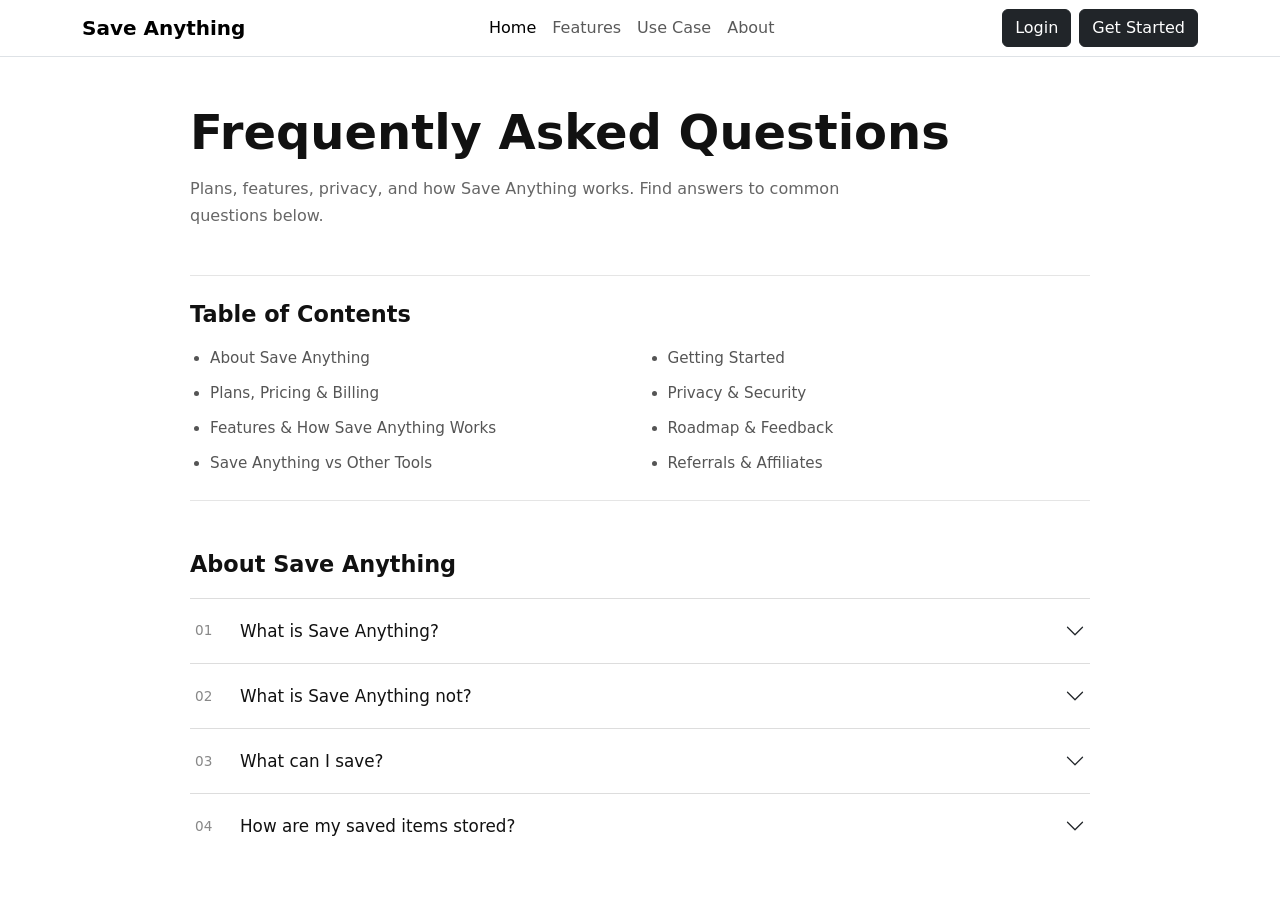
<file: faq.html>
<!DOCTYPE html>
<html lang="en">

<head>
    <meta charset="UTF-8">
    <meta name="viewport" content="width=device-width, initial-scale=1.0">
    <title>Privacy Policy | Save Anything</title>
    <link href="https://cdn.jsdelivr.net/npm/bootstrap@5.3.3/dist/css/bootstrap.min.css" rel="stylesheet">
    <link rel="stylesheet" href="https://cdn.jsdelivr.net/npm/bootstrap-icons@1.11.3/font/bootstrap-icons.min.css">
    <link rel="stylesheet" href="./CSS/Style.css">
    <style>
        .faq-main {
            margin-top: 50px;
        }
        /* =========================
   FAQ SECTION
========================= */

        .faq-section {
            width: 100%;
            background: #fff;
        }

        .faq-main {
            width: 100%;
            max-width: 900px;
            margin: 0 auto;
        }

        .faq-cont {
            width: 100%;
        }

        /* Heading */

        .faq-title {
            font-size: clamp(2rem, 4vw, 3rem);
            font-weight: 700;
            line-height: 1.15;
            margin-bottom: 15px;
            color: #111;
        }

        .faq-intro {
            max-width: 700px;
            font-size: 1rem;
            line-height: 1.7;
            color: #666;
            margin-bottom: 45px;
        }

        /* Table of contents */

        .faq-toc {
            padding: 25px 0;
            margin-bottom: 50px;
            border-top: 1px solid #e5e5e5;
            border-bottom: 1px solid #e5e5e5;
        }

        .faq-toc h3,
        .faq-category-title {
            font-size: 1.4rem;
            font-weight: 600;
            color: #111;
            margin-bottom: 20px;
        }

        .content {
            margin: 0;
            padding-left: 20px;
            display: grid;
            grid-template-columns: repeat(2, 1fr);
            gap: 12px 35px;
        }

        .content li {
            color: #555;
            font-size: 0.95rem;
            line-height: 1.5;
            cursor: pointer;
            transition: color 0.2s ease;
        }

        .content li:hover {
            color: #111;
        }

        /* Accordion */

        .faq-category {
            width: 100%;
        }

        .accordion {
            border-top: 1px solid #ddd;
        }

        .accordion-item {
            background: transparent;
            border: 0;
            border-bottom: 1px solid #ddd;
        }

        .accordion-button {
            background: transparent;
            box-shadow: none !important;
            padding: 22px 5px;
            font-size: 1.05rem;
            font-weight: 500;
            color: #111;
            display: flex;
            align-items: center;
            gap: 15px;
        }

        .accordion-button:not(.collapsed) {
            background: transparent;
            color: #111;
        }

        .accordion-button::after {
            margin-left: auto;
        }

        .accordion-button:hover {
            color: #555;
        }

        .faq-number {
            min-width: 30px;
            font-size: 0.85rem;
            color: #888;
            font-weight: 500;
        }

        .accordion-body {
            padding: 0 45px 25px 50px;
            color: #666;
            font-size: 0.95rem;
            line-height: 1.8;
            max-width: 800px;
        }


        /* =========================
   TABLET
========================= */

        @media (max-width: 768px) {
            .faq-section {
                padding-top: 40px !important;
                padding-bottom: 40px !important;
            }

            .faq-main {
                max-width: 100%;
            }

            .faq-intro {
                margin-bottom: 35px;
            }

            .faq-toc {
                margin-bottom: 40px;
            }

            .content {
                grid-template-columns: 1fr;
                gap: 10px;
            }

            .accordion-button {
                padding: 20px 0;
                font-size: 1rem;
            }

            .accordion-body {
                padding: 0 30px 22px 45px;
                font-size: 0.94rem;
            }
        }


        /* =========================
   MOBILE
========================= */

        @media (max-width: 576px) {

            .faq-section {
                padding-top: 30px !important;
                padding-bottom: 30px !important;
            }

            .faq-title {
                font-size: 2rem;
            }

            .faq-intro {
                font-size: 0.93rem;
                line-height: 1.6;
                margin-bottom: 30px;
            }

            .faq-toc {
                padding: 20px 0;
                margin-bottom: 35px;
            }

            .faq-toc h3,
            .faq-category-title {
                font-size: 1.2rem;
            }

            .content {
                padding-left: 18px;
                gap: 9px;
            }

            .content li {
                font-size: 0.9rem;
            }

            .accordion-button {
                padding: 18px 0;
                font-size: 0.95rem;
                gap: 10px;
            }

            .faq-number {
                min-width: 25px;
                font-size: 0.78rem;
            }

            .accordion-body {
                padding: 0 10px 20px 35px;
                font-size: 0.9rem;
                line-height: 1.7;
            }
        }
    </style>
</head>

<body>
    <!-- NAVBAR -->
    <nav class="navbar navbar-expand-lg bg-white border-bottom sticky-top">
        <div class="container">
            <a class="navbar-brand" href="#home">Save Anything</a>

            <button class="navbar-toggler" type="button" data-bs-toggle="collapse" data-bs-target="#mainNavbar"
                aria-controls="mainNavbar" aria-expanded="false" aria-label="Toggle navigation">
                <span class="navbar-toggler-icon"></span>
            </button>

            <div class="collapse navbar-collapse " id="mainNavbar">
                <ul class="navbar-nav mx-auto mb-2 mb-lg-0 ">
                    <li class="nav-item">
                        <a class="nav-link active" href="./index.html">Home</a>
                    </li>
                    <li class="nav-item">
                        <a class="nav-link" href="#features">Features</a>
                    </li>
                    <li class="nav-item">
                        <a class="nav-link" href="./usecase.html">Use Case</a>
                    </li>
                    <li class="nav-item">
                        <a class="nav-link" href="#about">About</a>
                    </li>
                </ul>
                <div class="d-flex gap-2">
                    <button type="button" class="btn btn-dark" data-bs-toggle="modal" data-bs-target="#authModal"
                        data-auth="login">
                        Login
                    </button>
                    <!-- Get Started Button -->
                    <button type="button" class="btn btn-dark" data-bs-toggle="modal" data-bs-target="#authModal"
                        data-auth="signup">
                        Get Started
                    </button>
                </div>
            </div>
        </div>
    </nav>
    <!-- Login popup -->
    <div class="modal fade" id="authModal" tabindex="-1" aria-labelledby="authModalLabel" aria-hidden="true">
        <div class="modal-dialog modal-dialog-centered">
            <div class="modal-content auth-modal">
                <div class="modal-header border-0 pb-0">
                    <button type="button" class="btn-close" data-bs-dismiss="modal" aria-label="Close"></button>
                </div>
                <div class="modal-body px-4 px-md-5 pb-4">
                    <!-- Brand -->
                    <div class="text-center mb-4">
                        <div class="auth-logo">
                            S
                        </div>
                        <h2 class="auth-title mt-3" id="authModalLabel">
                            Login
                        </h2>
                        <p class="auth-subtitle" id="authSubtitle">
                            Login to access your saved content.
                        </p>
                    </div>
                    <!-- ================= LOGIN FORM ================= -->
                    <form id="loginForm">
                        <!-- Email -->
                        <div class="mb-3">
                            <label for="loginEmail" class="form-label">
                                Email
                            </label>
                            <input type="email" class="form-control auth-input" id="loginEmail"
                                placeholder="Enter your email" required>
                        </div>
                        <!-- Password -->
                        <div class="mb-3">
                            <label for="loginPassword" class="form-label">
                                Password
                            </label>
                            <input type="password" class="form-control auth-input" id="loginPassword"
                                placeholder="Enter your password" required>
                        </div>
                        <!-- Remember / Forgot -->
                        <div class="d-flex justify-content-between align-items-center mb-4">
                            <div class="form-check">
                                <input class="form-check-input" type="checkbox" id="rememberLogin">
                                <label class="form-check-label small text-muted" for="rememberLogin">
                                    Remember me
                                </label>
                            </div>
                            <a href="#" class="small text-decoration-none">
                                Forgot password?
                            </a>
                        </div>
                        <!-- Login -->
                        <button type="submit" class="btn btn-primary w-100 auth-button">
                            Login
                        </button>

                    </form>


                    <!-- ================= SIGNUP FORM ================= -->

                    <form id="signupForm" class="d-none">

                        <!-- Name -->

                        <div class="mb-3">

                            <label for="signupName" class="form-label">
                                Name
                            </label>

                            <input type="text" class="form-control auth-input" id="signupName"
                                placeholder="Enter your name" required>

                        </div>


                        <!-- Email -->

                        <div class="mb-3">

                            <label for="signupEmail" class="form-label">
                                Email
                            </label>

                            <input type="email" class="form-control auth-input" id="signupEmail"
                                placeholder="Enter your email" required>

                        </div>


                        <!-- Password -->

                        <div class="mb-3">

                            <label for="signupPassword" class="form-label">
                                Password
                            </label>

                            <input type="password" class="form-control auth-input" id="signupPassword"
                                placeholder="Create a password" required>

                        </div>


                        <!-- Confirm Password -->

                        <div class="mb-4">
                            <label for="confirmPassword" class="form-label">
                                Confirm Password
                            </label>
                            <input type="password" class="form-control auth-input" id="confirmPassword"
                                placeholder="Confirm your password" required>
                        </div>
                        <!-- Signup -->
                        <button type="submit" class="btn btn-primary w-100 auth-button">
                            Create Account
                        </button>
                    </form>
                    <!-- ================= SWITCH ================= -->
                    <div class="text-center mt-4">
                        <span class="small text-muted" id="authSwitchText">
                            Don't have an account?
                        </span>
                        <button type="button" class="btn btn-link btn-sm text-decoration-none" id="authSwitchButton">
                            Create an account
                        </button>
                    </div>
                </div>
            </div>
        </div>

    </div>

    <section class="faq-section py-5">
        <div class="container">
            <div class="faq-main">

                <!-- FAQ Header -->
                <div class="faq-cont">

                    <h2 class="faq-title">Frequently Asked Questions</h2>

                    <p class="faq-intro">
                        Plans, features, privacy, and how Save Anything works.
                        Find answers to common questions below.
                    </p>

                    <!-- Table of Contents -->
                    <div class="faq-toc">
                        <h3>Table of Contents</h3>

                        <ul class="content">
                            <li>About Save Anything</li>
                            <li>Getting Started</li>
                            <li>Plans, Pricing & Billing</li>
                            <li>Privacy & Security</li>
                            <li>Features & How Save Anything Works</li>
                            <li>Roadmap & Feedback</li>
                            <li>Save Anything vs Other Tools</li>
                            <li>Referrals & Affiliates</li>
                        </ul>
                    </div>

                    <!-- About -->
                    <div class="faq-category">

                        <h3 class="faq-category-title">About Save Anything</h3>

                        <div class="accordion accordion-flush" id="faqAccordion">

                            <!-- Question 1 -->
                            <div class="accordion-item">

                                <h2 class="accordion-header" id="faq-heading-one">
                                    <button class="accordion-button collapsed" type="button" data-bs-toggle="collapse"
                                        data-bs-target="#faq-collapse-one" aria-expanded="false"
                                        aria-controls="faq-collapse-one">

                                        <span class="faq-number">01</span>

                                        <span>What is Save Anything?</span>

                                    </button>
                                </h2>

                                <div id="faq-collapse-one" class="accordion-collapse collapse"
                                    aria-labelledby="faq-heading-one" data-bs-parent="#faqAccordion">

                                    <div class="accordion-body">
                                        Save Anything is a personal content-saving app that lets you
                                        save useful information in one place. You can save text,
                                        website links, screenshots or images, and Instagram Reel URLs.
                                        Your saved items can be organized using categories, tags,
                                        favorites, search, and filters.
                                    </div>

                                </div>
                            </div>

                            <!-- Question 2 -->
                            <div class="accordion-item">

                                <h2 class="accordion-header" id="faq-heading-two">
                                    <button class="accordion-button collapsed" type="button" data-bs-toggle="collapse"
                                        data-bs-target="#faq-collapse-two" aria-expanded="false"
                                        aria-controls="faq-collapse-two">

                                        <span class="faq-number">02</span>

                                        <span>What is Save Anything not?</span>

                                    </button>
                                </h2>

                                <div id="faq-collapse-two" class="accordion-collapse collapse"
                                    aria-labelledby="faq-heading-two" data-bs-parent="#faqAccordion">

                                    <div class="accordion-body">
                                        Save Anything is not a social media platform or a video
                                        downloading service. Instagram Reel URLs are saved as links;
                                        the Reel video itself is not downloaded or stored.
                                    </div>

                                </div>
                            </div>

                            <!-- Question 3 -->
                            <div class="accordion-item">

                                <h2 class="accordion-header" id="faq-heading-three">
                                    <button class="accordion-button collapsed" type="button" data-bs-toggle="collapse"
                                        data-bs-target="#faq-collapse-three" aria-expanded="false"
                                        aria-controls="faq-collapse-three">

                                        <span class="faq-number">03</span>

                                        <span>What can I save?</span>

                                    </button>
                                </h2>

                                <div id="faq-collapse-three" class="accordion-collapse collapse"
                                    aria-labelledby="faq-heading-three" data-bs-parent="#faqAccordion">

                                    <div class="accordion-body">
                                        You can save four types of content in the MVP:
                                        text, website links, images or screenshots, and Instagram
                                        Reel URLs. Each saved item can have a title, category,
                                        tags, favorite status, and creation date.
                                    </div>

                                </div>
                            </div>

                            <!-- Question 4 -->
                            <div class="accordion-item">

                                <h2 class="accordion-header" id="faq-heading-four">
                                    <button class="accordion-button collapsed" type="button" data-bs-toggle="collapse"
                                        data-bs-target="#faq-collapse-four" aria-expanded="false"
                                        aria-controls="faq-collapse-four">

                                        <span class="faq-number">04</span>

                                        <span>How are my saved items stored?</span>

                                    </button>
                                </h2>

                                <div id="faq-collapse-four" class="accordion-collapse collapse"
                                    aria-labelledby="faq-heading-four" data-bs-parent="#faqAccordion">

                                    <div class="accordion-body">
                                        Your account uses Firebase Authentication. Saved item
                                        information is stored in Cloud Firestore, while uploaded
                                        images are stored in Firebase Storage. Each user's saved
                                        items are associated with their Firebase user ID.
                                    </div>

                                </div>
                            </div>

                        </div>
                    </div>

                </div>
            </div>
        </div>
    </section>




    <script src="https://cdn.jsdelivr.net/npm/bootstrap@5.3.3/dist/js/bootstrap.bundle.min.js"></script>
    <script src="./JS/loginpage.js"></script>

</body>

</html>
</file>
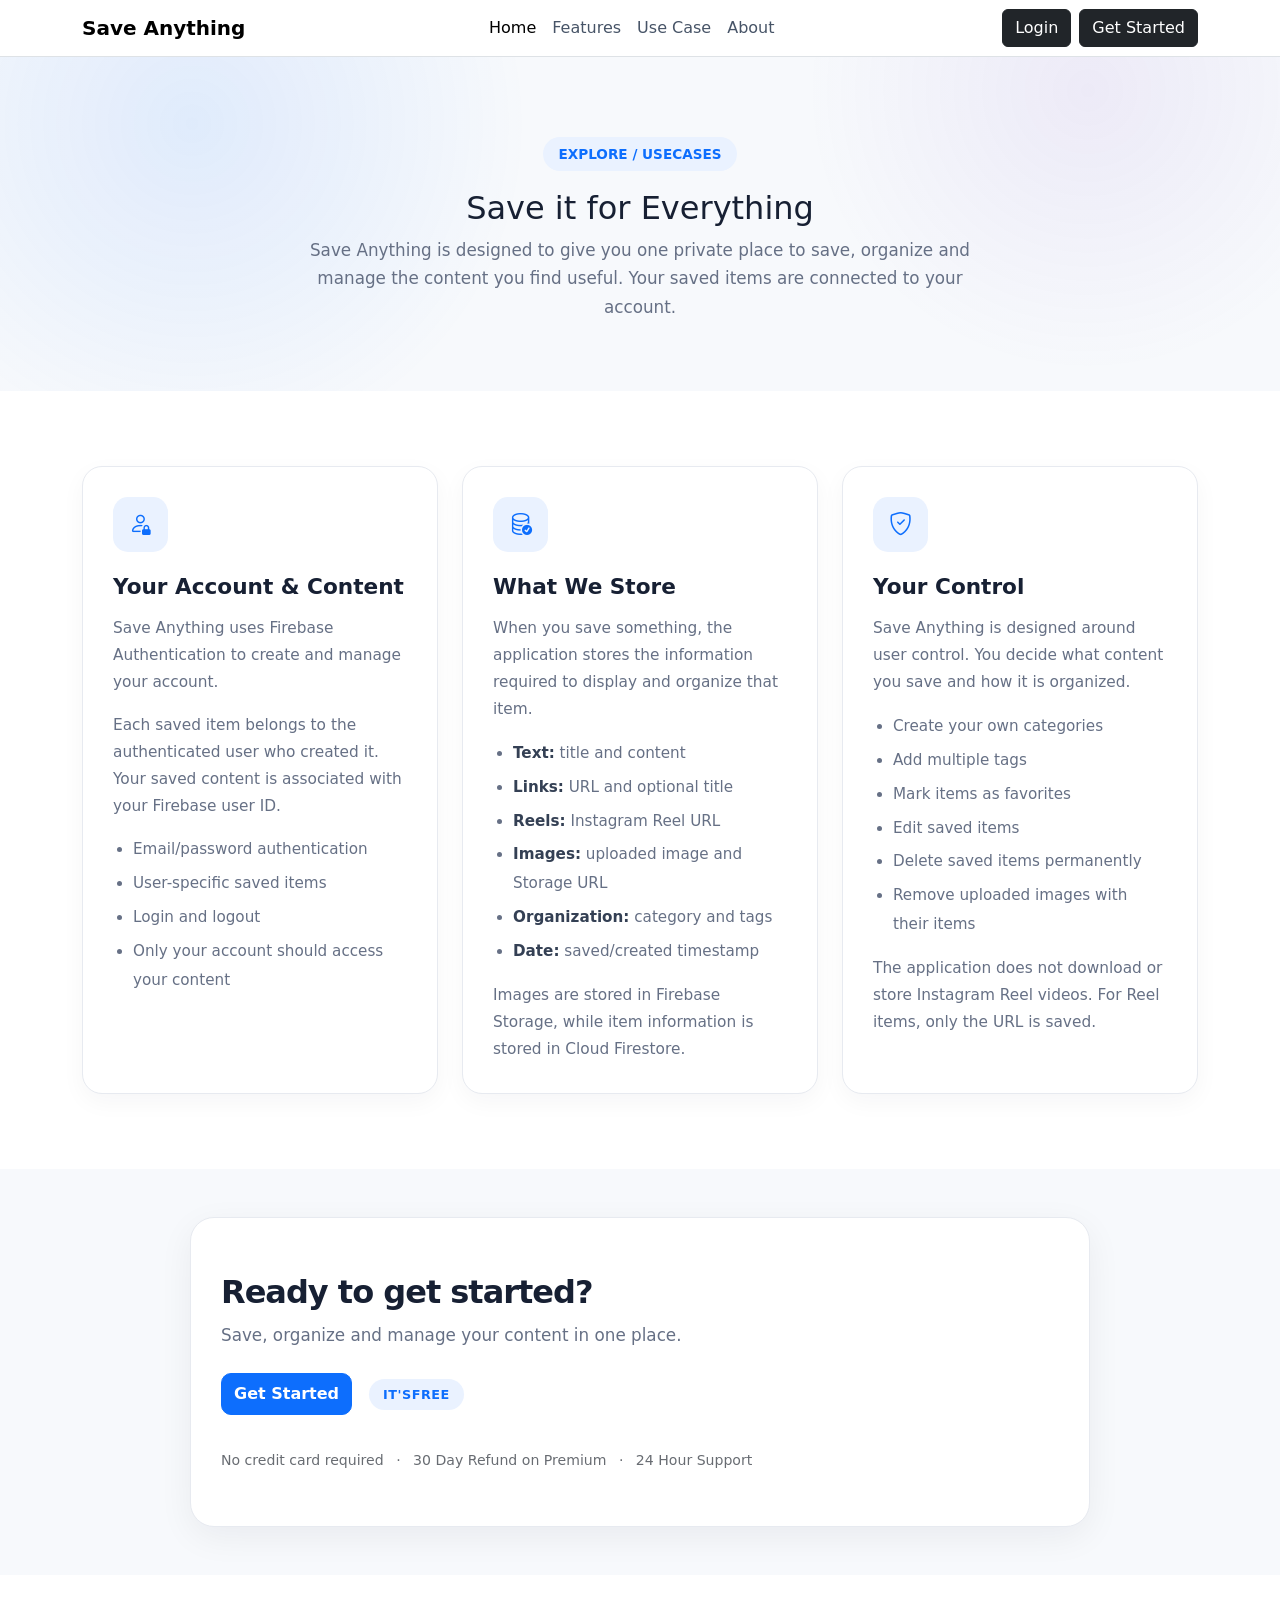
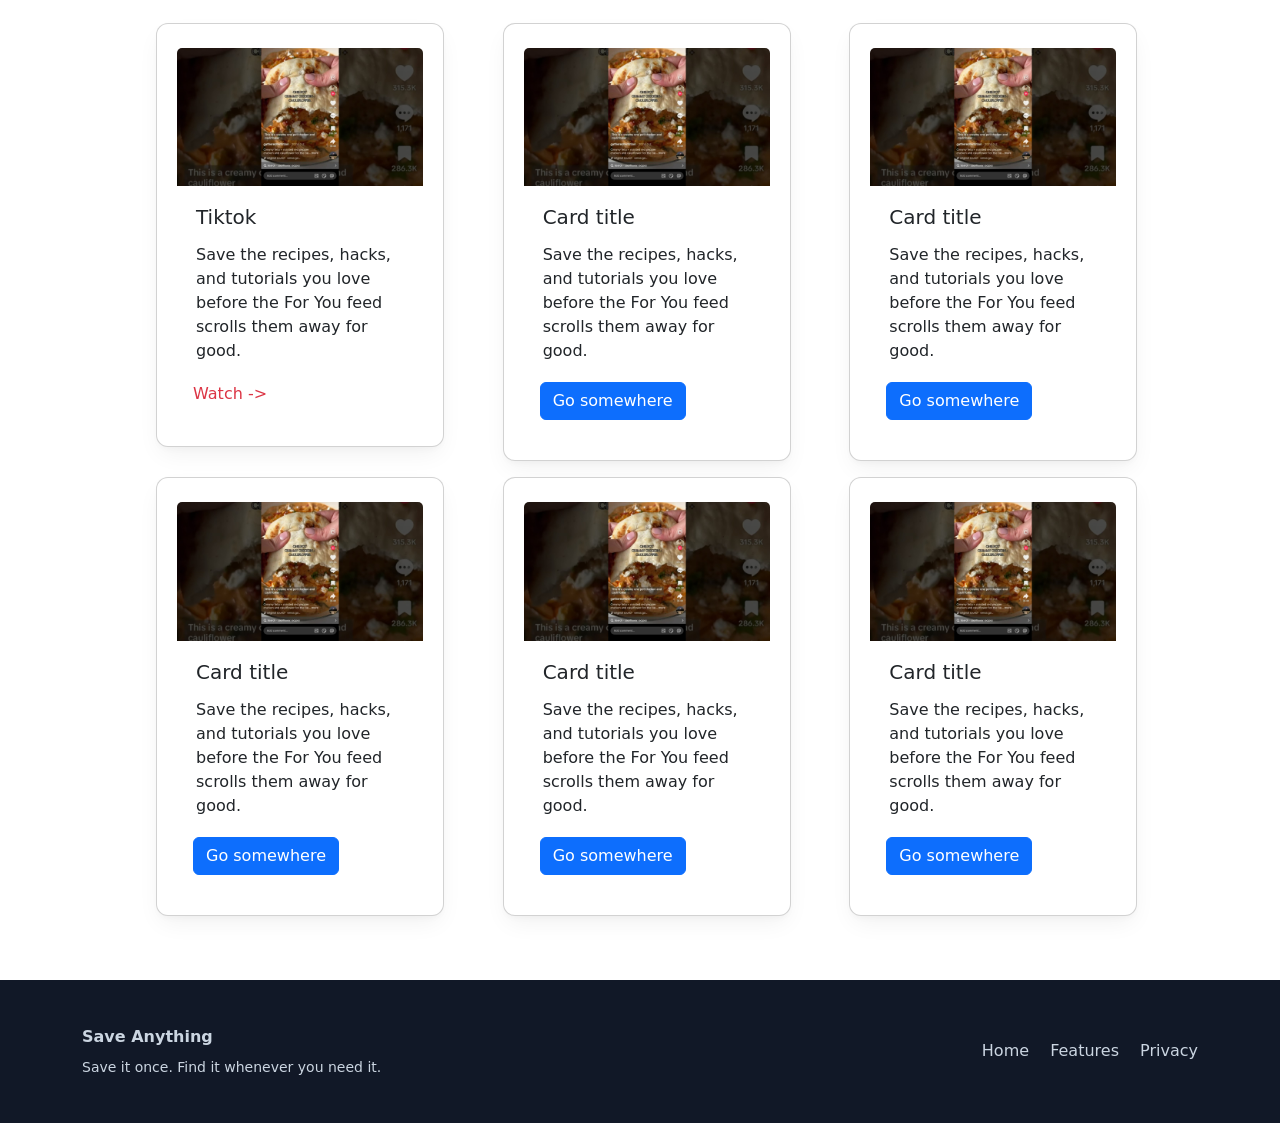
<file: usecase.html>
<!DOCTYPE html>
<html lang="en">

<head>
    <meta charset="UTF-8">
    <meta name="viewport" content="width=device-width, initial-scale=1.0">
    <title>Privacy Policy | Save Anything</title>
    <link href="https://cdn.jsdelivr.net/npm/bootstrap@5.3.3/dist/css/bootstrap.min.css" rel="stylesheet">
    <link rel="stylesheet" href="https://cdn.jsdelivr.net/npm/bootstrap-icons@1.11.3/font/bootstrap-icons.min.css">
    <link rel="stylesheet" href="./CSS/Style.css">
    <style>
        body {
            color: #172033;
            background: #ffffff;
        }

        /* ================= NAVBAR ================= */
        .navbar {
            background: #ffffff;
            border-bottom: 1px solid #e9ecef;
        }

        .brand {
            display: flex;
            align-items: center;
            gap: 10px;

            color: #172033;
            text-decoration: none;

            font-weight: 700;
            font-size: 1.1rem;
        }

        .brand-icon {
            width: 38px;
            height: 38px;

            display: flex;
            align-items: center;
            justify-content: center;

            background: #0d6efd;
            color: #ffffff;

            border-radius: 11px;

            font-weight: 700;
        }

        .nav-link {
            color: #475467;
            font-weight: 500;
        }

        .nav-link:hover {
            color: #0d6efd;
        }

        /* ================= HERO ================= */
        .privacy-hero {
            padding: 80px 0 70px;

            background:
                radial-gradient(circle at 15% 20%,
                    rgba(13, 110, 253, 0.10),
                    transparent 30%),
                radial-gradient(circle at 85% 10%,
                    rgba(111, 66, 193, 0.08),
                    transparent 25%),
                #f7f9fc;
        }

        .privacy-badge {
            display: inline-block;

            padding: 7px 15px;

            border-radius: 50px;

            background: #eaf2ff;
            color: #0d6efd;

            font-size: 0.85rem;
            font-weight: 600;

            margin-bottom: 18px;
        }

        .privacy-hero h1 {
            font-size: clamp(2.4rem, 5vw, 4rem);

            font-weight: 750;

            letter-spacing: -1.5px;

            margin-bottom: 18px;
        }

        .privacy-hero p {
            max-width: 680px;

            margin: auto;

            color: #667085;

            font-size: 1.05rem;
            line-height: 1.7;
        }


        /* ================= PRIVACY CONTENT ================= */

        .privacy-content {
            padding: 75px 0;
        }

        .privacy-card {
            height: 100%;

            padding: 30px;

            background: #ffffff;

            border: 1px solid #e7eaf0;

            border-radius: 20px;

            box-shadow: 0 8px 25px rgba(16, 24, 40, 0.04);

            transition: 0.25s ease;
        }

        .privacy-card:hover {
            transform: translateY(-5px);

            box-shadow:
                0 15px 35px rgba(16, 24, 40, 0.08);

            border-color: #d7e5ff;
        }

        .privacy-icon {
            width: 55px;
            height: 55px;

            display: flex;
            align-items: center;
            justify-content: center;

            border-radius: 15px;

            background: #eaf2ff;
            color: #0d6efd;

            font-size: 1.45rem;

            margin-bottom: 22px;
        }

        .privacy-card h2 {
            font-size: 1.35rem;

            font-weight: 700;

            margin-bottom: 15px;
        }

        .privacy-card p {
            color: #667085;

            font-size: 0.96rem;

            line-height: 1.75;
        }

        .privacy-card ul {
            padding-left: 20px;

            color: #667085;

            line-height: 1.9;

            font-size: 0.95rem;
        }

        .privacy-card li {
            margin-bottom: 5px;
        }

        .privacy-card strong {
            color: #344054;
        }


        /* ================= BOTTOM NOTE ================= */

        .privacy-note {
            max-width: 850px;

            margin: 55px auto 0;

            padding: 22px 25px;

            background: #f7f9fc;

            border: 1px solid #e7eaf0;

            border-radius: 16px;

            text-align: center;

            color: #667085;

            font-size: 0.92rem;

            line-height: 1.7;
        }

        .card-text {
            text-align: start;
            padding: 3px;
        }

        .card-title {
            text-align: start;
            padding: 3px;
        }

        .card-body,
        a {
            text-align: start;
            text-decoration: none;
        }


        /* ================= FOOTER ================= */

        .footer {
            background: #111827;

            color: #cbd5e1;

            padding: 45px 0;
        }

        .footer-brand {
            color: #ffffff;

            text-decoration: none;

            font-weight: 700;
        }

        .footer a {
            color: #cbd5e1;

            text-decoration: none;
        }

        .footer a:hover {
            color: #ffffff;
        }

        .cta-section {
            background: #f7f9fc;
        }

        .cta-box {
            max-width: 900px;
            margin: 0 auto;

            padding: 55px 30px;

            background: #ffffff;

            border: 1px solid #e7eaf0;
            border-radius: 24px;

            box-shadow: 0 10px 35px rgba(16, 24, 40, 0.06);
        }

        .cta-badge {
            display: inline-block;
            padding: 6px 14px;
            margin-left: 12px;
            border-radius: 50px;
            background: #eaf2ff;
            color: #0d6efd;
            font-size: 0.8rem;
            font-weight: 700;
            letter-spacing: 0.5px;
        }

        .cta-box h2 {
            margin-bottom: 12px;

            color: #172033;

            font-size: clamp(2rem, 4vw, 3rem);
            font-weight: 750;

            letter-spacing: -1px;
        }

        .cta-box p {
            margin-bottom: 25px;

            color: #667085;

            font-size: 1.05rem;
        }

        .cta-box .btn {
            border-radius: 10px;
            font-weight: 600;
        }

        .cta-details {
            color: #686c72;
            font-size: 0.88rem;
        }

        .cta-details span {
            margin: 0 8px;
        }

        @media (max-width: 576px) {

            .cta-box {
                padding: 40px 20px;
            }

            .cta-details span {
                display: none;
            }

            .cta-details {
                line-height: 1.8;
            }

        }

        /* ================= MOBILE ================= */

        @media (max-width: 767px) {

            .privacy-hero {
                padding: 60px 0 50px;
            }

            .privacy-content {
                padding: 50px 0;
            }

            .privacy-card {
                padding: 25px;
            }

        }

        .card-text {
            text-align: start;
            padding: 3px;
        }

        .card-title {
            text-align: start;
            padding: 3px;
        }
    </style>
</head>

<body>

    <!-- NAVBAR -->


    <nav class="navbar navbar-expand-lg bg-white border-bottom sticky-top">
        <div class="container">
            <a class="navbar-brand" href="#home">Save Anything</a>

            <button class="navbar-toggler" type="button" data-bs-toggle="collapse" data-bs-target="#mainNavbar"
                aria-controls="mainNavbar" aria-expanded="false" aria-label="Toggle navigation">
                <span class="navbar-toggler-icon"></span>
            </button>

            <div class="collapse navbar-collapse " id="mainNavbar">
                <ul class="navbar-nav mx-auto mb-2 mb-lg-0 ">
                    <li class="nav-item">
                        <a class="nav-link active" href="./index.html">Home</a>
                    </li>
                    <li class="nav-item">
                        <a class="nav-link" href="#features">Features</a>
                    </li>
                    <li class="nav-item">
                        <a class="nav-link" href="./usecase.html">Use Case</a>
                    </li>
                    <li class="nav-item">
                        <a class="nav-link" href="./faq.html">About</a>
                    </li>
                </ul>
                <div class="d-flex gap-2">
                    <button type="button" class="btn btn-dark" data-bs-toggle="modal" data-bs-target="#authModal"
                        data-auth="login">
                        Login
                    </button>

                    <!-- Get Started Button -->
                    <button type="button" class="btn btn-dark" data-bs-toggle="modal" data-bs-target="#authModal"
                        data-auth="signup">
                        Get Started
                    </button>
                </div>
            </div>
    </nav>
    <!-- ==================================================
       HERO
  ================================================== -->

    <section class="privacy-hero">

        <div class="container text-center">

            <span class="privacy-badge">
                EXPLORE / USECASES
            </span>


            <h2>
                Save it for Everything
            </h2>


            <p>
                Save Anything is designed to give you one private place
                to save, organize and manage the content you find useful.
                Your saved items are connected to your account.
            </p>

        </div>

    </section>



    <!-- ==================================================
       PRIVACY CONTENT
  ================================================== -->

    <section class="privacy-content">

        <div class="container">

            <div class="row g-4">


                <!-- ==================================================
             CONTAINER 1
        ================================================== -->

                <div class="col-lg-4">

                    <div class="privacy-card">

                        <div class="privacy-icon">

                            <i class="bi bi-person-lock"></i>

                        </div>


                        <h2>
                            Your Account & Content
                        </h2>


                        <p>
                            Save Anything uses Firebase Authentication to
                            create and manage your account.
                        </p>


                        <p>
                            Each saved item belongs to the authenticated
                            user who created it. Your saved content is
                            associated with your Firebase user ID.
                        </p>


                        <ul>

                            <li>
                                Email/password authentication
                            </li>

                            <li>
                                User-specific saved items
                            </li>

                            <li>
                                Login and logout
                            </li>

                            <li>
                                Only your account should access your content
                            </li>

                        </ul>

                    </div>

                </div>



                <!-- ==================================================
             CONTAINER 2
        ================================================== -->

                <div class="col-lg-4">

                    <div class="privacy-card">

                        <div class="privacy-icon">

                            <i class="bi bi-database-check"></i>

                        </div>


                        <h2>
                            What We Store
                        </h2>


                        <p>
                            When you save something, the application stores
                            the information required to display and organize
                            that item.
                        </p>


                        <ul>

                            <li>
                                <strong>Text:</strong>
                                title and content
                            </li>

                            <li>
                                <strong>Links:</strong>
                                URL and optional title
                            </li>

                            <li>
                                <strong>Reels:</strong>
                                Instagram Reel URL
                            </li>

                            <li>
                                <strong>Images:</strong>
                                uploaded image and Storage URL
                            </li>

                            <li>
                                <strong>Organization:</strong>
                                category and tags
                            </li>

                            <li>
                                <strong>Date:</strong>
                                saved/created timestamp
                            </li>

                        </ul>


                        <p class="mb-0">

                            Images are stored in Firebase Storage,
                            while item information is stored in
                            Cloud Firestore.

                        </p>

                    </div>

                </div>



                <!-- ==================================================
             CONTAINER 3
        ================================================== -->

                <div class="col-lg-4">

                    <div class="privacy-card">

                        <div class="privacy-icon">

                            <i class="bi bi-shield-check"></i>

                        </div>


                        <h2>
                            Your Control
                        </h2>


                        <p>
                            Save Anything is designed around user control.
                            You decide what content you save and how it is
                            organized.
                        </p>


                        <ul>

                            <li>
                                Create your own categories
                            </li>

                            <li>
                                Add multiple tags
                            </li>

                            <li>
                                Mark items as favorites
                            </li>

                            <li>
                                Edit saved items
                            </li>

                            <li>
                                Delete saved items permanently
                            </li>

                            <li>
                                Remove uploaded images with their items
                            </li>

                        </ul>


                        <p class="mb-0">
                            The application does not download or store
                            Instagram Reel videos. For Reel items, only
                            the URL is saved.
                        </p>

                    </div>

                </div>

            </div>
        </div>
    </section>
    <section class="cta-section py-5">

        <div class="container">

            <div class="cta-box">

                <h2 class="fs-2 fw-semibold">
                    Ready to get started?
                </h2>

                <p>
                    Save, organize and manage your content in one place.
                </p>

                <button type="button" class="btn btn-primary py-2" data-bs-toggle="modal" data-bs-target="#authModal"
                    data-auth="signup">
                    Get Started
                </button>
                <span class="cta-badge mb-4">IT'SFREE</span>

                <div class="cta-details mt-3">
                    No credit card required
                    <span>·</span>
                    30 Day Refund on Premium
                    <span>·</span>
                    24 Hour Support
                </div>

            </div>

        </div>

    </section>
    <section class="mx-5 px-5 box-sizing-border">
        <div class="container text-center my-5 rounded">
            <div class="ms-5">
                <div class="row" style="box-sizing:border-box;">
                    <div class="col-sm-12 col-md-4 col-lg-4 col-12 mb-3">
                        <div class="card" style="width: 18rem;">
                            <img src="./assest/maxresdefault.jpg" class="card-img-top" alt="...">
                            <div class="card-body">
                                <h5 class="card-title">Tiktok</h5>
                                <p class="card-text">Save the recipes, hacks, and tutorials you love before the For You
                                    feed scrolls them away for good.</p>
                                <a href="#" class="text-danger">Watch -></a>
                            </div>
                        </div>
                    </div>
                    <div class="col-sm-12 col-md-4 col-lg-4 col-12 mb-3">
                        <div class="card" style="width: 18rem;">
                            <img src="./assest/maxresdefault.jpg" class="card-img-top" alt="...">
                            <div class="card-body">
                                <h5 class="card-title">Card title</h5>
                                <p class="card-text">Save the recipes, hacks, and tutorials you love before the For You
                                    feed scrolls them away for good.</p>
                                <a href="#" class="btn btn-primary">Go somewhere</a>
                            </div>
                        </div>
                    </div>
                    <div class="col-sm-12 col-md-4 col-lg-4 col-12 mb-3">
                        <div class="card" style="width: 18rem;">
                            <img src="./assest/maxresdefault.jpg" class="card-img-top" alt="...">
                            <div class="card-body">
                                <h5 class="card-title">Card title</h5>
                                <p class="card-text">Save the recipes, hacks, and tutorials you love before the For You
                                    feed scrolls them away for good.</p>
                                <a href="#" class="btn btn-primary">Go somewhere</a>
                            </div>
                        </div>
                    </div>
                    <div class="col-sm-12 col-md-4 col-lg-4 col-12 mb-3">
                        <div class="card" style="width: 18rem;">
                            <img src="./assest/maxresdefault.jpg" class="card-img-top" alt="...">
                            <div class="card-body">
                                <h5 class="card-title">Card title</h5>
                                <p class="card-text">Save the recipes, hacks, and tutorials you love before the For You
                                    feed scrolls them away for good.</p>
                                <a href="#" class="btn btn-primary">Go somewhere</a>
                            </div>
                        </div>
                    </div>
                    <div class="col-sm-12 col-md-4 col-lg-4 col-12 mb-3">
                        <div class="card" style="width: 18rem;">
                            <img src="./assest/maxresdefault.jpg" class="card-img-top" alt="...">
                            <div class="card-body">
                                <h5 class="card-title">Card title</h5>
                                <p class="card-text">Save the recipes, hacks, and tutorials you love before the For You
                                    feed scrolls them away for good.</p>
                                <a href="#" class="btn btn-primary">Go somewhere</a>
                            </div>
                        </div>
                    </div>
                    <div class="col-sm-12 col-md-4 col-lg-4 col-12 mb-3">
                        <div class="card" style="width: 18rem;">
                            <img src="./assest/maxresdefault.jpg" class="card-img-top" alt="...">
                            <div class="card-body">
                                <h5 class="card-title">Card title</h5>
                                <p class="card-text">Save the recipes, hacks, and tutorials you love before the For You
                                    feed scrolls them away for good.</p>
                                <a href="#" class="btn btn-primary">Go somewhere</a>
                            </div>
                        </div>
                    </div>
                </div>
            </div>
        </div>
    </section>




    <!-- FOOTER -->


    <footer class="footer">

        <div class="container">

            <div class="row align-items-center gy-3">

                <div class="col-md-6">

                    <a href="index.html" class="footer-brand">
                        Save Anything
                    </a>

                    <div class="small mt-2">
                        Save it once. Find it whenever you need it.
                    </div>

                </div>


                <div class="col-md-6 text-md-end">

                    <a href="index.html" class="me-3">
                        Home
                    </a>

                    <a href="index.html#features" class="me-3">
                        Features
                    </a>

                    <a href="privacy.html">
                        Privacy
                    </a>

                </div>

            </div>

        </div>
    </footer>

    <!-- Login popup -->
    <div class="modal fade" id="authModal" tabindex="-1" aria-labelledby="authModalLabel" aria-hidden="true">
        <div class="modal-dialog modal-dialog-centered">
            <div class="modal-content auth-modal">
                <!-- ================= HEADER ================= -->
                <div class="modal-header border-0 pb-0">
                    <button type="button" class="btn-close" data-bs-dismiss="modal" aria-label="Close"></button>
                </div>
                <!-- ================= BODY ================= -->
                <div class="modal-body px-4 px-md-5 pb-4">
                    <!-- Brand -->
                    <div class="text-center mb-4">
                        <div class="auth-logo">
                            S
                        </div>
                        <h2 class="auth-title mt-3" id="authModalLabel">
                            Login
                        </h2>
                        <p class="auth-subtitle" id="authSubtitle">
                            Login to access your saved content.
                        </p>
                    </div>
                    <!-- ================= LOGIN FORM ================= -->

                    <form id="loginForm">

                        <!-- Email -->

                        <div class="mb-3">
                            <label for="loginEmail" class="form-label">
                                Email
                            </label>
                            <input type="email" class="form-control auth-input" id="loginEmail"
                                placeholder="Enter your email" required>
                        </div>
                        <!-- Password -->
                        <div class="mb-3">
                            <label for="loginPassword" class="form-label">
                                Password
                            </label>
                            <input type="password" class="form-control auth-input" id="loginPassword"
                                placeholder="Enter your password" required>
                        </div>
                        <!-- Remember / Forgot -->
                        <div class="d-flex justify-content-between align-items-center mb-4">
                            <div class="form-check">
                                <input class="form-check-input" type="checkbox" id="rememberLogin">
                                <label class="form-check-label small text-muted" for="rememberLogin">
                                    Remember me
                                </label>
                            </div>
                            <a href="#" class="small text-decoration-none">
                                Forgot password?
                            </a>
                        </div>
                        <!-- Login -->
                        <button type="submit" class="btn btn-primary w-100 auth-button">
                            Login
                        </button>
                    </form>
                    <!-- ================= SIGNUP FORM ================= -->

                    <form id="signupForm" class="d-none">

                        <!-- Name -->

                        <div class="mb-3">

                            <label for="signupName" class="form-label">
                                Name
                            </label>

                            <input type="text" class="form-control auth-input" id="signupName"
                                placeholder="Enter your name" required>

                        </div>


                        <!-- Email -->

                        <div class="mb-3">

                            <label for="signupEmail" class="form-label">
                                Email
                            </label>

                            <input type="email" class="form-control auth-input" id="signupEmail"
                                placeholder="Enter your email" required>

                        </div>


                        <!-- Password -->

                        <div class="mb-3">

                            <label for="signupPassword" class="form-label">
                                Password
                            </label>

                            <input type="password" class="form-control auth-input" id="signupPassword"
                                placeholder="Create a password" required>

                        </div>


                        <!-- Confirm Password -->

                        <div class="mb-4">

                            <label for="confirmPassword" class="form-label">
                                Confirm Password
                            </label>

                            <input type="password" class="form-control auth-input" id="confirmPassword"
                                placeholder="Confirm your password" required>

                        </div>


                        <!-- Signup -->

                        <button type="submit" class="btn btn-primary w-100 auth-button">
                            Create Account
                        </button>

                    </form>


                    <!-- ================= SWITCH ================= -->

                    <div class="text-center mt-4">

                        <span class="small text-muted" id="authSwitchText">
                            Don't have an account?
                        </span>

                        <button type="button" class="btn btn-link btn-sm text-decoration-none" id="authSwitchButton">
                            Create an account
                        </button>
                    </div>
                </div>
            </div>
        </div>
    </div>






    <!-- Bootstrap JS -->

    <script src="https://cdn.jsdelivr.net/npm/bootstrap@5.3.3/dist/js/bootstrap.bundle.min.js"></script>
    <script src="./JS/loginpage.js"></script>

</body>

</html>
</file>
<file: CSS/Style.css>
html {
    scroll-behavior: smooth;
}

body {
    background: #f8f9fa;
    color: #212529;
}

.navbar-brand {
    font-weight: 700;
}

.hero {
    padding: 100px 0 80px;
    background: linear-gradient(180deg, #ffffff 0%, #f8f9fa 100%);
}

.hero h1 {
    font-size: clamp(2.5rem, 6vw, 4.5rem);
    font-weight: 700;
    line-height: 1.05;
}

.hero-text {
    max-width: 650px;
    color: #6c757d;
    font-size: 1.1rem;
}

.dashboard-preview {
    background: #fff;
    border: 1px solid #dee2e6;
    border-radius: 18px;
    box-shadow: 0 20px 50px rgba(0, 0, 0, 0.08);
    padding: 22px;
}

.preview-card {
    border: 1px solid #e9ecef;
    border-radius: 12px;
    padding: 15px;
    background: #fff;
    height: 100%;
}

.section-padding {
    padding: 80px 0;
}

.section-title {
    font-weight: 700;
    margin-bottom: 12px;
}

.section-subtitle {
    color: #6c757d;
    max-width: 650px;
    margin: 0 auto 40px;
}

.feature-card,
.step-card {
    background: #fff;
    border: 1px solid #e9ecef;
    border-radius: 16px;
    padding: 28px;
    height: 100%;
}

.feature-icon {
    width: 48px;
    height: 48px;
    border-radius: 12px;
    background: #f1f3f5;
    display: flex;
    align-items: center;
    justify-content: center;
    font-weight: 700;
    margin-bottom: 18px;
}

.step-number {
    font-size: 1.4rem;
    font-weight: 700;
    margin-bottom: 12px;
}

.about-box {
    background: #fff;
    border: 1px solid #e9ecef;
    border-radius: 18px;
    padding: 40px;
}

#privacy {
    background: #ffffff;
}

.privacy-card {
    background: #ffffff;
    border: 1px solid #e9ecef;
    border-radius: 18px;
    transition: all 0.25s ease;
}

.privacy-card:hover {
    transform: translateY(-5px);
    box-shadow: 0 12px 30px rgba(0, 0, 0, 0.07);
    border-color: #dbe7ff;
}

.privacy-icon {
    width: 52px;
    height: 52px;
    display: flex;
    align-items: center;
    justify-content: center;
    border-radius: 14px;
    background: #eaf2ff;
    color: #0d6efd;
    font-size: 1.4rem;
}

.privacy-card h4 {
    color: #172033;
    font-size: 1.2rem;
    margin-bottom: 12px;
}

.privacy-card p {
    font-size: 0.95rem;
    line-height: 1.7;
}

/* =========================
   FOOTER
========================= */

.site-footer {
    background: #111;
    color: #fff;
    margin-top: 80px;
    padding: 55px 0 25px;
}

.footer-main {
    display: flex;
    justify-content: space-between;
    align-items: flex-start;
    gap: 40px;
    padding-bottom: 40px;
}

.footer-brand {
    max-width: 350px;
}

.footer-logo {
    display: inline-flex;
    align-items: center;
    gap: 10px;
    color: #fff;
    text-decoration: none;
    font-size: 1.15rem;
    font-weight: 600;
}

.logo-box {
    width: 34px;
    height: 34px;
    display: flex;
    align-items: center;
    justify-content: center;
    background: #fff;
    color: #111;
    border-radius: 8px;
    font-weight: 700;
}

.footer-brand p {
    color: #aaa;
    font-size: 0.9rem;
    line-height: 1.6;
    margin: 15px 0 0;
}

.footer-links {
    display: flex;
    flex-wrap: wrap;
    gap: 25px;
}

.footer-links a,
.footer-bottom a {
    color: #aaa;
    text-decoration: none;
    font-size: 0.9rem;
    transition: color 0.2s ease;
}

.footer-links a:hover,
.footer-bottom a:hover {
    color: #fff;
}

.footer-bottom {
    border-top: 1px solid #2b2b2b;
    padding-top: 20px;

    display: flex;
    justify-content: space-between;
    align-items: center;
    gap: 20px;
}

.footer-bottom p {
    color: #777;
    font-size: 0.85rem;
    margin: 0;
}

.footer-bottom-links {
    display: flex;
    gap: 20px;
}

/* =========================
   MOBILE
========================= */

@media (max-width: 768px) {
    .site-footer {
        margin-top: 50px;
        padding: 40px 0 20px;
    }

    .footer-main {
        flex-direction: column;
        gap: 30px;
        padding-bottom: 30px;
    }

    .footer-brand {
        max-width: 100%;
    }

    .footer-links {
        gap: 15px 25px;
    }

    .footer-bottom {
        flex-direction: column;
        align-items: flex-start;
        gap: 12px;
    }
}

.para {
    text-align: start;
}

/* Heading Section */
.header {
    text-align: center;
    margin-bottom: 48px;
    padding: 0 20px;
}

.header h2 {
    font-size: 2.5rem;
    font-weight: 700;
    line-height: 1.25;
    color: #262626;
    letter-spacing: -0.02em;
}

.rating-summary {
    display: flex;
    align-items: center;
    justify-content: center;
    gap: 8px;
    margin-top: 18px;
}

.stars {
    color: #f97316;
    font-size: 1.05rem;
    letter-spacing: 2px;
    display: flex;
}

.score {
    font-size: 0.95rem;
    font-weight: 700;
    color: #171717;
}

.score span {
    font-weight: 400;
    color: #a3a3a3;
}

.reviews-count {
    font-size: 0.75rem;
    color: #737373;
    margin-top: 6px;
}

/* Cards Carousel Row */
.carousel-container {
    width: 100%;
    justify-content: center;
}

.slider {
    display: flex;
    gap: 20px;
    overflow-x: hidden;
    padding: 66px;
    scrollbar-width: none;
}

.slider::-webkit-scrollbar {
    display: none;
}

/* Review Card */
.card {
    flex: 0 0 280px;
    scroll-snap-align: start;
    background: #ffffff;
    border-radius: 12px;
    padding: 24px 20px;
    display: flex;
    flex-direction: column;
    justify-content: space-between;
    min-height: 330px;
    box-shadow:
        0 10px 25px -4px rgba(0, 0, 0, 0.06),
        0 4px 6px -2px rgba(0, 0, 0, 0.03);
}

.quote {
    font-size: 0.88rem;
    line-height: 1.55;
    color: #262626;
}
#backToTop {
    cursor: pointer;
}
.quote strong {
    font-weight: 700;
    color: #000000;
}

/* Author Footer */
.author-wrapper {
    display: flex;
    align-items: center;
    gap: 12px;
    margin-top: 24px;
}

.avatar {
    width: 44px;
    height: 44px;
    border-radius: 6px;
    object-fit: cover;
    background: #e5e5e5;
    flex-shrink: 0;
}

.author-info {
    display: flex;
    flex-direction: column;
    overflow: hidden;
}

.author-name {
    font-size: 0.95rem;
    font-weight: 700;
    color: #171717;
    white-space: nowrap;
    text-overflow: ellipsis;
    overflow: hidden;
}

.author-role {
    font-size: 0.72rem;
    color: #737373;
    line-height: 1.35;
    margin-top: 1px;
}

.author-link {
    font-size: 0.72rem;
    color: #737373;
    text-decoration: underline;
    margin-top: 3px;
}

/* Controls Below */
.controls {
    display: flex;
    align-items: center;
    justify-content: center;
    gap: 16px;
    margin-top: 28px;
}

.nav-btn {
    width: 32px;
    height: 32px;
    border-radius: 50%;
    background: #ffffff;
    border: 1px solid #e5e5e5;
    display: inline-flex;
    align-items: center;
    justify-content: center;
    color: #737373;
    font-size: 0.85rem;
    box-shadow: 0 1px 3px rgba(0, 0, 0, 0.05);
    cursor: pointer;
    transition: all 0.15s ease;
    outline: none;
}

.nav-btn:hover {
    background: #f5f5f5;
    color: #171717;
    border-color: #d4d4d4;
}

.dots {
    display: flex;
    align-items: center;
    gap: 6px;
}

.dot {
    width: 6px;
    height: 6px;
    border-radius: 50%;
    background: #d4d4d4;
    transition: all 0.25s ease;
    cursor: pointer;
}

.dot.active {
    width: 22px;
    height: 7px;
    border-radius: 10px;
    background: #f97316;
}

/* login and get started form page */

/* ================= AUTH MODAL ================= */

.auth-modal {
    border: none;
    border-radius: 22px;
    overflow: hidden;

    box-shadow: 0 25px 70px rgba(16, 24, 40, 0.18);
}

/* Logo */

.auth-logo {
    width: 52px;
    height: 52px;

    display: flex;
    align-items: center;
    justify-content: center;

    margin: auto;

    border-radius: 15px;

    background: #0d6efd;
    color: #ffffff;

    font-size: 1.3rem;
    font-weight: 700;
}

/* Heading */

.auth-title {
    color: #172033;

    font-size: 1.6rem;
    font-weight: 700;
}

.auth-subtitle {
    color: #667085;

    font-size: 0.92rem;

    margin-bottom: 0;
}

/* Inputs */

.auth-input {
    min-height: 46px;

    border-radius: 10px;

    border: 1px solid #d0d5dd;
}

.auth-input:focus {
    border-color: #0d6efd;

    box-shadow: 0 0 0 3px rgba(13, 110, 253, 0.1);
}

/* Button */

.auth-button {
    min-height: 46px;

    border-radius: 10px;

    font-weight: 600;
}

/* Labels */

.form-label {
    color: #344054;

    font-size: 0.9rem;

    font-weight: 600;
}

@media (max-width: 500px) {
    .slider {
        display: flex;
        flex-direction: column;
    }
}
</file>
